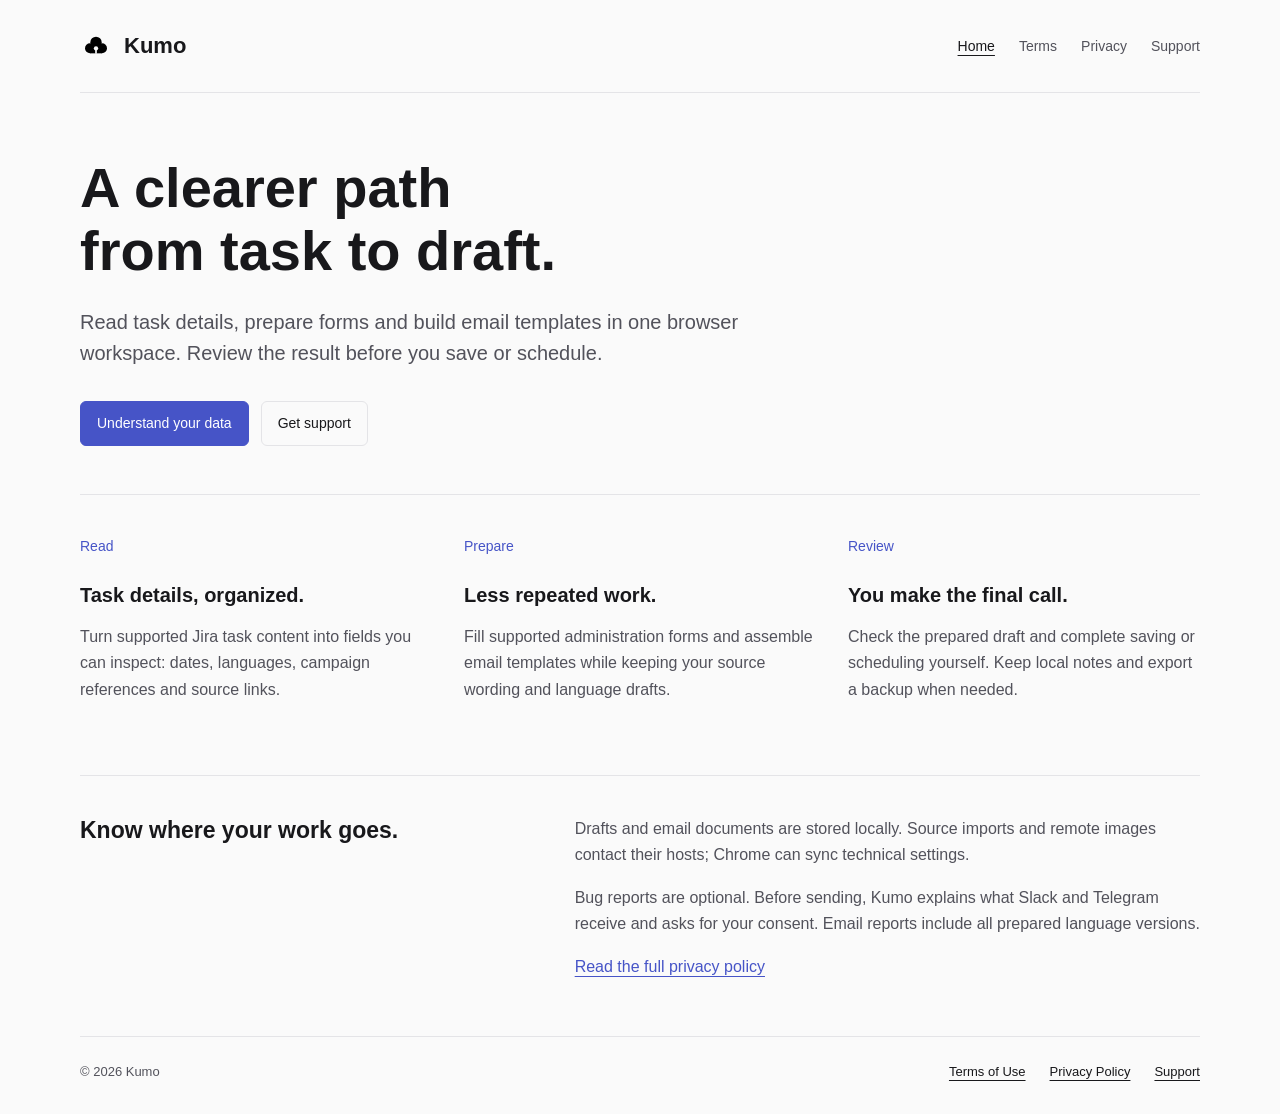
<file: index.html>
<!doctype html>
<html lang="en"><head><meta charset="utf-8"><meta name="viewport" content="width=device-width, initial-scale=1"><title>Kumo — From task to draft</title><meta name="description" content="Kumo helps organize task information, prepare forms and build email templates in your browser."><link rel="stylesheet" href="styles.css"><link rel="icon" href="kumo-mark.svg" type="image/svg+xml"></head>
<body><a class="skip" href="#content">Skip to content</a><div class="shell"><header class="nav"><a class="brand" href="./"><img src="kumo-mark.svg" width="32" height="32" alt="">Kumo</a><nav aria-label="Main navigation"><a href="./" aria-current="page">Home</a><a href="terms.html">Terms</a><a href="privacy.html">Privacy</a><a href="support.html">Support</a></nav></header><main id="content"><header class="page-heading"><h1>A clearer path<br>from task to draft.</h1><p class="lead">Read task details, prepare forms and build email templates in one browser workspace. Review the result before you save or schedule.</p><div class="actions"><a class="btn primary" href="privacy.html">Understand your data</a><a class="btn" href="support.html">Get support</a></div></header><section class="workflow" aria-label="Kumo workflow"><div><span>Read</span><h2>Task details, organized.</h2><p>Turn supported Jira task content into fields you can inspect: dates, languages, campaign references and source links.</p></div><div><span>Prepare</span><h2>Less repeated work.</h2><p>Fill supported administration forms and assemble email templates while keeping your source wording and language drafts.</p></div><div><span>Review</span><h2>You make the final call.</h2><p>Check the prepared draft and complete saving or scheduling yourself. Keep local notes and export a backup when needed.</p></div></section><section class="privacy-summary"><h2>Know where your work goes.</h2><div><p>Drafts and email documents are stored locally. Source imports and remote images contact their hosts; Chrome can sync technical settings.</p><p>Bug reports are optional. Before sending, Kumo explains what Slack and Telegram receive and asks for your consent. Email reports include all prepared language versions.</p><a href="privacy.html">Read the full privacy policy</a></div></section></main><footer><span>© 2026 Kumo</span><a href="terms.html">Terms of Use</a><a href="privacy.html">Privacy Policy</a><a href="support.html">Support</a></footer></div></body></html>
</file>
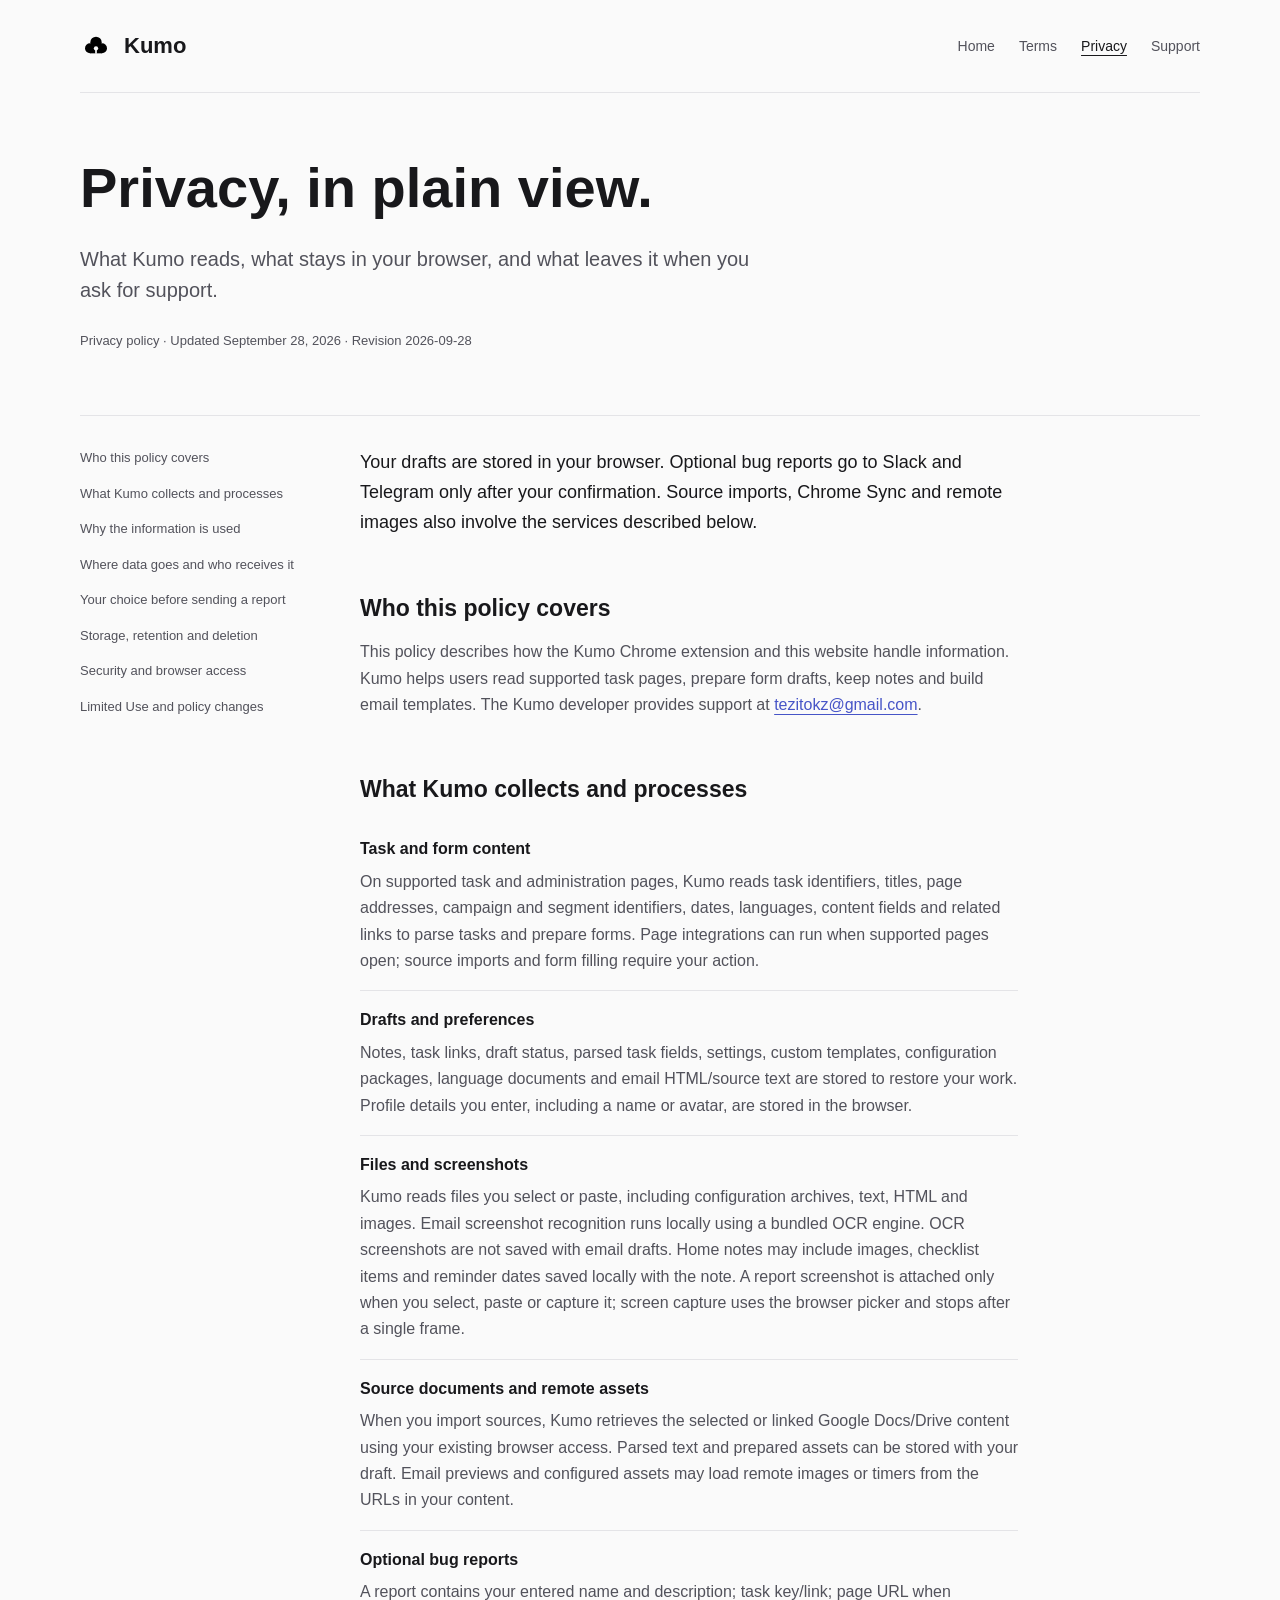
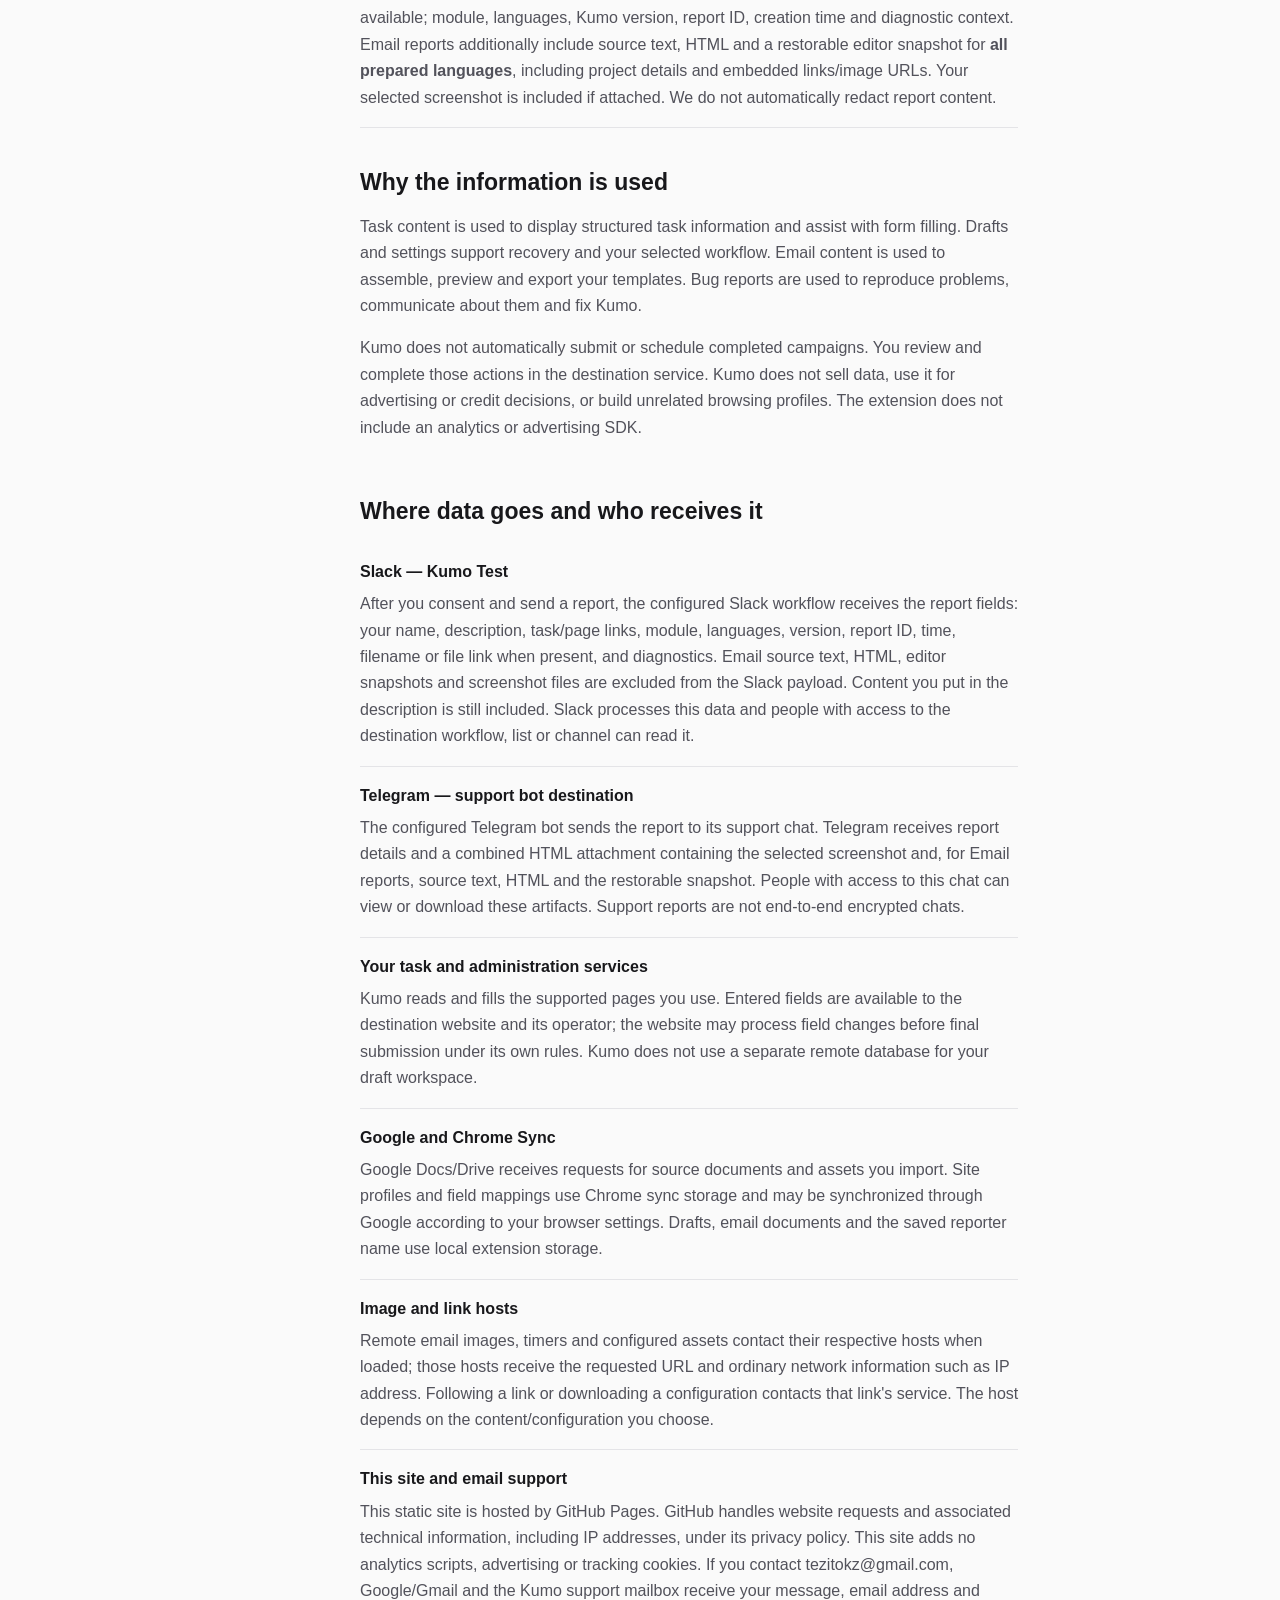
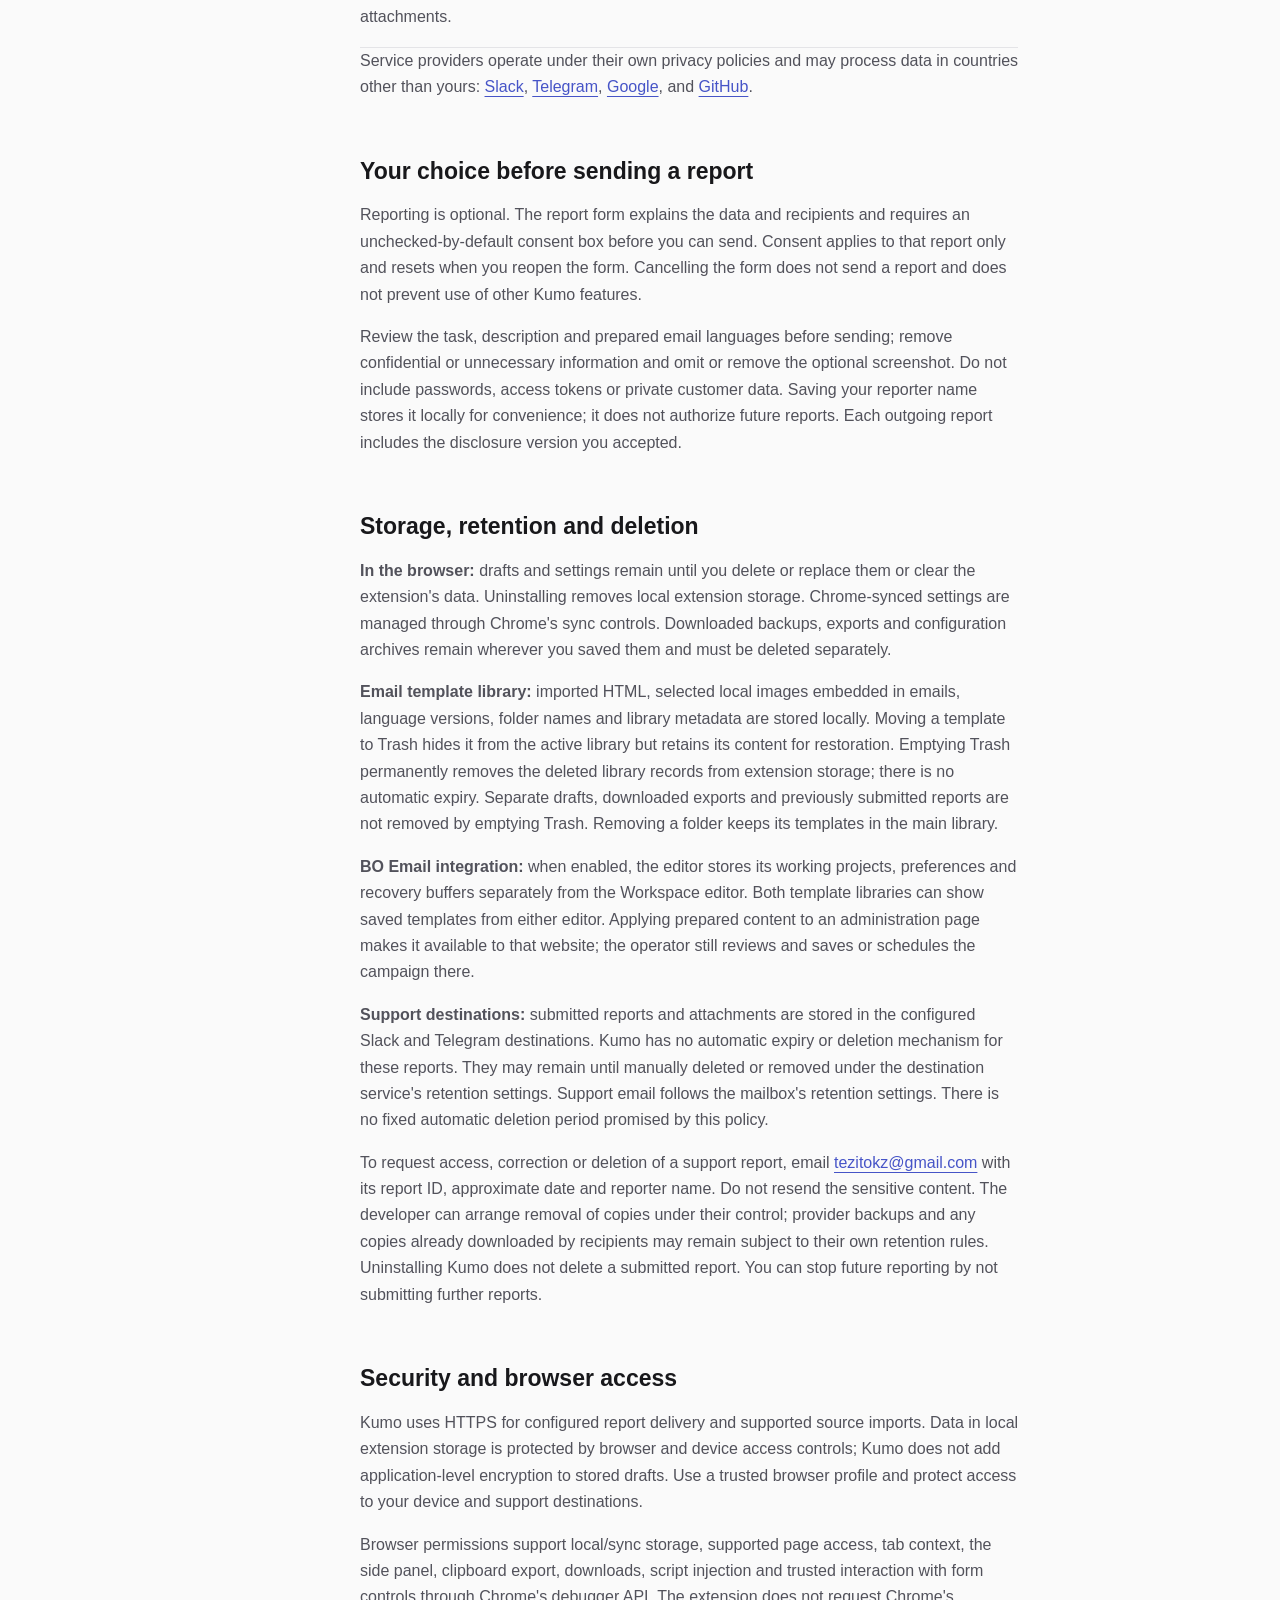
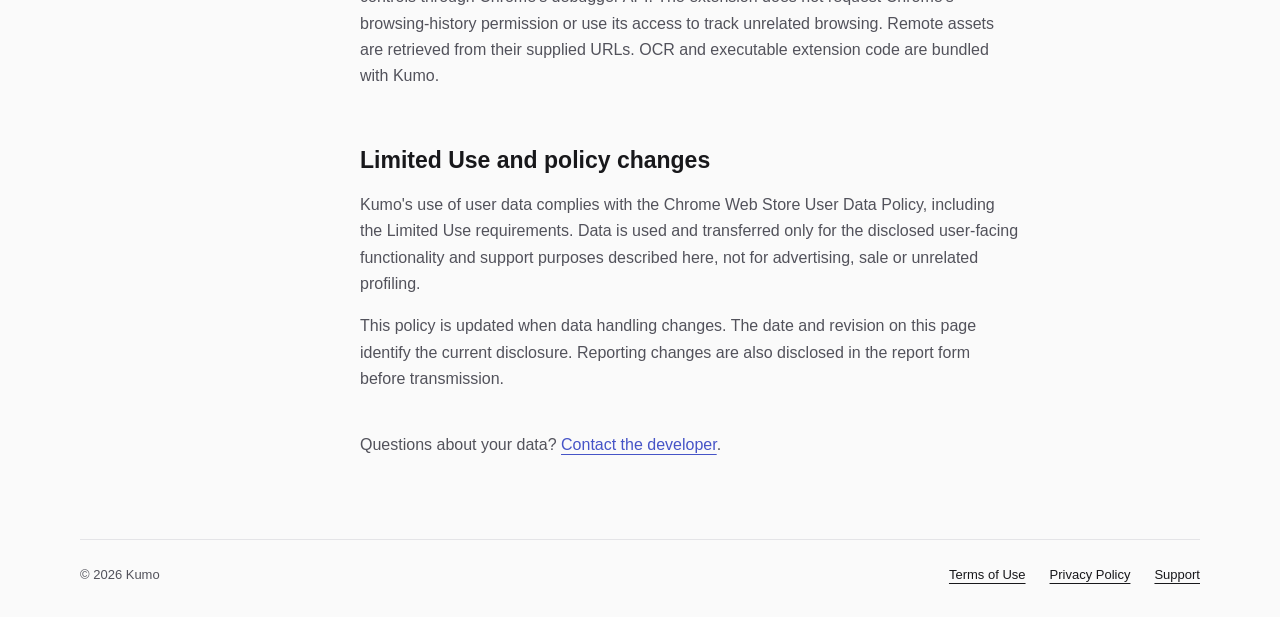
<file: privacy.html>
<!doctype html>
<html lang="en"><head><meta charset="utf-8"><meta name="viewport" content="width=device-width, initial-scale=1"><title>Kumo — Privacy policy</title><meta name="description" content="How Kumo collects, uses, stores and shares data, including optional Slack and Telegram bug reports."><link rel="stylesheet" href="styles.css"><link rel="icon" href="kumo-mark.svg" type="image/svg+xml"></head>
<body><a class="skip" href="#content">Skip to content</a><div class="shell"><header class="nav"><a class="brand" href="./"><img src="kumo-mark.svg" width="32" height="32" alt="">Kumo</a><nav aria-label="Main navigation"><a href="./">Home</a><a href="terms.html">Terms</a><a href="privacy.html" aria-current="page">Privacy</a><a href="support.html">Support</a></nav></header><main id="content"><header class="page-heading"><h1>Privacy, in plain view.</h1><p class="lead">What Kumo reads, what stays in your browser, and what leaves it when you ask for support.</p><p class="updated">Privacy policy · Updated September 28, 2026 · Revision 2026-09-28</p></header><div class="reading-layout"><nav class="contents" aria-label="Policy sections"><a href="#scope">Who this policy covers</a><a href="#collection">What Kumo collects and processes</a><a href="#use">Why the information is used</a><a href="#sharing">Where data goes and who receives it</a><a href="#consent">Your choice before sending a report</a><a href="#storage">Storage, retention and deletion</a><a href="#security">Security and browser access</a><a href="#limited-use">Limited Use and policy changes</a></nav><article class="policy"><p class="intro">Your drafts are stored in your browser. Optional bug reports go to Slack and Telegram only after your confirmation. Source imports, Chrome Sync and remote images also involve the services described below.</p><section id="scope"><h2>Who this policy covers</h2><p>This policy describes how the Kumo Chrome extension and this website handle information. Kumo helps users read supported task pages, prepare form drafts, keep notes and build email templates. The Kumo developer provides support at <a href="mailto:tezitokz@gmail.com">tezitokz@gmail.com</a>.</p></section><section id="collection"><h2>What Kumo collects and processes</h2><dl class="data-list"><div><dt>Task and form content</dt><dd>On supported task and administration pages, Kumo reads task identifiers, titles, page addresses, campaign and segment identifiers, dates, languages, content fields and related links to parse tasks and prepare forms. Page integrations can run when supported pages open; source imports and form filling require your action.</dd></div><div><dt>Drafts and preferences</dt><dd>Notes, task links, draft status, parsed task fields, settings, custom templates, configuration packages, language documents and email HTML/source text are stored to restore your work. Profile details you enter, including a name or avatar, are stored in the browser.</dd></div><div><dt>Files and screenshots</dt><dd>Kumo reads files you select or paste, including configuration archives, text, HTML and images. Email screenshot recognition runs locally using a bundled OCR engine. OCR screenshots are not saved with email drafts. Home notes may include images, checklist items and reminder dates saved locally with the note. A report screenshot is attached only when you select, paste or capture it; screen capture uses the browser picker and stops after a single frame.</dd></div><div><dt>Source documents and remote assets</dt><dd>When you import sources, Kumo retrieves the selected or linked Google Docs/Drive content using your existing browser access. Parsed text and prepared assets can be stored with your draft. Email previews and configured assets may load remote images or timers from the URLs in your content.</dd></div><div><dt>Optional bug reports</dt><dd>A report contains your entered name and description; task key/link; page URL when available; module, languages, Kumo version, report ID, creation time and diagnostic context. Email reports additionally include source text, HTML and a restorable editor snapshot for <strong>all prepared languages</strong>, including project details and embedded links/image URLs. Your selected screenshot is included if attached. We do not automatically redact report content.</dd></div></dl></section><section id="use"><h2>Why the information is used</h2><p>Task content is used to display structured task information and assist with form filling. Drafts and settings support recovery and your selected workflow. Email content is used to assemble, preview and export your templates. Bug reports are used to reproduce problems, communicate about them and fix Kumo.</p><p>Kumo does not automatically submit or schedule completed campaigns. You review and complete those actions in the destination service. Kumo does not sell data, use it for advertising or credit decisions, or build unrelated browsing profiles. The extension does not include an analytics or advertising SDK.</p></section><section id="sharing"><h2>Where data goes and who receives it</h2><dl class="data-list"><div><dt>Slack — Kumo Test</dt><dd>After you consent and send a report, the configured Slack workflow receives the report fields: your name, description, task/page links, module, languages, version, report ID, time, filename or file link when present, and diagnostics. Email source text, HTML, editor snapshots and screenshot files are excluded from the Slack payload. Content you put in the description is still included. Slack processes this data and people with access to the destination workflow, list or channel can read it.</dd></div><div><dt>Telegram — support bot destination</dt><dd>The configured Telegram bot sends the report to its support chat. Telegram receives report details and a combined HTML attachment containing the selected screenshot and, for Email reports, source text, HTML and the restorable snapshot. People with access to this chat can view or download these artifacts. Support reports are not end-to-end encrypted chats.</dd></div><div><dt>Your task and administration services</dt><dd>Kumo reads and fills the supported pages you use. Entered fields are available to the destination website and its operator; the website may process field changes before final submission under its own rules. Kumo does not use a separate remote database for your draft workspace.</dd></div><div><dt>Google and Chrome Sync</dt><dd>Google Docs/Drive receives requests for source documents and assets you import. Site profiles and field mappings use Chrome sync storage and may be synchronized through Google according to your browser settings. Drafts, email documents and the saved reporter name use local extension storage.</dd></div><div><dt>Image and link hosts</dt><dd>Remote email images, timers and configured assets contact their respective hosts when loaded; those hosts receive the requested URL and ordinary network information such as IP address. Following a link or downloading a configuration contacts that link's service. The host depends on the content/configuration you choose.</dd></div><div><dt>This site and email support</dt><dd>This static site is hosted by GitHub Pages. GitHub handles website requests and associated technical information, including IP addresses, under its privacy policy. This site adds no analytics scripts, advertising or tracking cookies. If you contact tezitokz@gmail.com, Google/Gmail and the Kumo support mailbox receive your message, email address and attachments.</dd></div></dl><p>Service providers operate under their own privacy policies and may process data in countries other than yours: <a href="https://slack.com/trust/privacy/privacy-policy">Slack</a>, <a href="https://telegram.org/privacy">Telegram</a>, <a href="https://policies.google.com/privacy">Google</a>, and <a href="https://docs.github.com/en/site-policy/privacy-policies/github-general-privacy-statement">GitHub</a>.</p></section><section id="consent"><h2>Your choice before sending a report</h2><p>Reporting is optional. The report form explains the data and recipients and requires an unchecked-by-default consent box before you can send. Consent applies to that report only and resets when you reopen the form. Cancelling the form does not send a report and does not prevent use of other Kumo features.</p><p>Review the task, description and prepared email languages before sending; remove confidential or unnecessary information and omit or remove the optional screenshot. Do not include passwords, access tokens or private customer data. Saving your reporter name stores it locally for convenience; it does not authorize future reports. Each outgoing report includes the disclosure version you accepted.</p></section><section id="storage"><h2>Storage, retention and deletion</h2><p><strong>In the browser:</strong> drafts and settings remain until you delete or replace them or clear the extension's data. Uninstalling removes local extension storage. Chrome-synced settings are managed through Chrome's sync controls. Downloaded backups, exports and configuration archives remain wherever you saved them and must be deleted separately.</p><p><strong>Email template library:</strong> imported HTML, selected local images embedded in emails, language versions, folder names and library metadata are stored locally. Moving a template to Trash hides it from the active library but retains its content for restoration. Emptying Trash permanently removes the deleted library records from extension storage; there is no automatic expiry. Separate drafts, downloaded exports and previously submitted reports are not removed by emptying Trash. Removing a folder keeps its templates in the main library.</p><p><strong>BO Email integration:</strong> when enabled, the editor stores its working projects, preferences and recovery buffers separately from the Workspace editor. Both template libraries can show saved templates from either editor. Applying prepared content to an administration page makes it available to that website; the operator still reviews and saves or schedules the campaign there.</p><p><strong>Support destinations:</strong> submitted reports and attachments are stored in the configured Slack and Telegram destinations. Kumo has no automatic expiry or deletion mechanism for these reports. They may remain until manually deleted or removed under the destination service's retention settings. Support email follows the mailbox's retention settings. There is no fixed automatic deletion period promised by this policy.</p><p>To request access, correction or deletion of a support report, email <a href="mailto:tezitokz@gmail.com?subject=Kumo%20privacy%20request">tezitokz@gmail.com</a> with its report ID, approximate date and reporter name. Do not resend the sensitive content. The developer can arrange removal of copies under their control; provider backups and any copies already downloaded by recipients may remain subject to their own retention rules. Uninstalling Kumo does not delete a submitted report. You can stop future reporting by not submitting further reports.</p></section><section id="security"><h2>Security and browser access</h2><p>Kumo uses HTTPS for configured report delivery and supported source imports. Data in local extension storage is protected by browser and device access controls; Kumo does not add application-level encryption to stored drafts. Use a trusted browser profile and protect access to your device and support destinations.</p><p>Browser permissions support local/sync storage, supported page access, tab context, the side panel, clipboard export, downloads, script injection and trusted interaction with form controls through Chrome's debugger API. The extension does not request Chrome's browsing-history permission or use its access to track unrelated browsing. Remote assets are retrieved from their supplied URLs. OCR and executable extension code are bundled with Kumo.</p></section><section id="limited-use"><h2>Limited Use and policy changes</h2><p>Kumo's use of user data complies with the Chrome Web Store User Data Policy, including the Limited Use requirements. Data is used and transferred only for the disclosed user-facing functionality and support purposes described here, not for advertising, sale or unrelated profiling.</p><p>This policy is updated when data handling changes. The date and revision on this page identify the current disclosure. Reporting changes are also disclosed in the report form before transmission.</p></section><p class="contact-line">Questions about your data? <a href="mailto:tezitokz@gmail.com">Contact the developer</a>.</p></article></div></main><footer><span>© 2026 Kumo</span><a href="terms.html">Terms of Use</a><a href="privacy.html">Privacy Policy</a><a href="support.html">Support</a></footer></div></body></html>
</file>
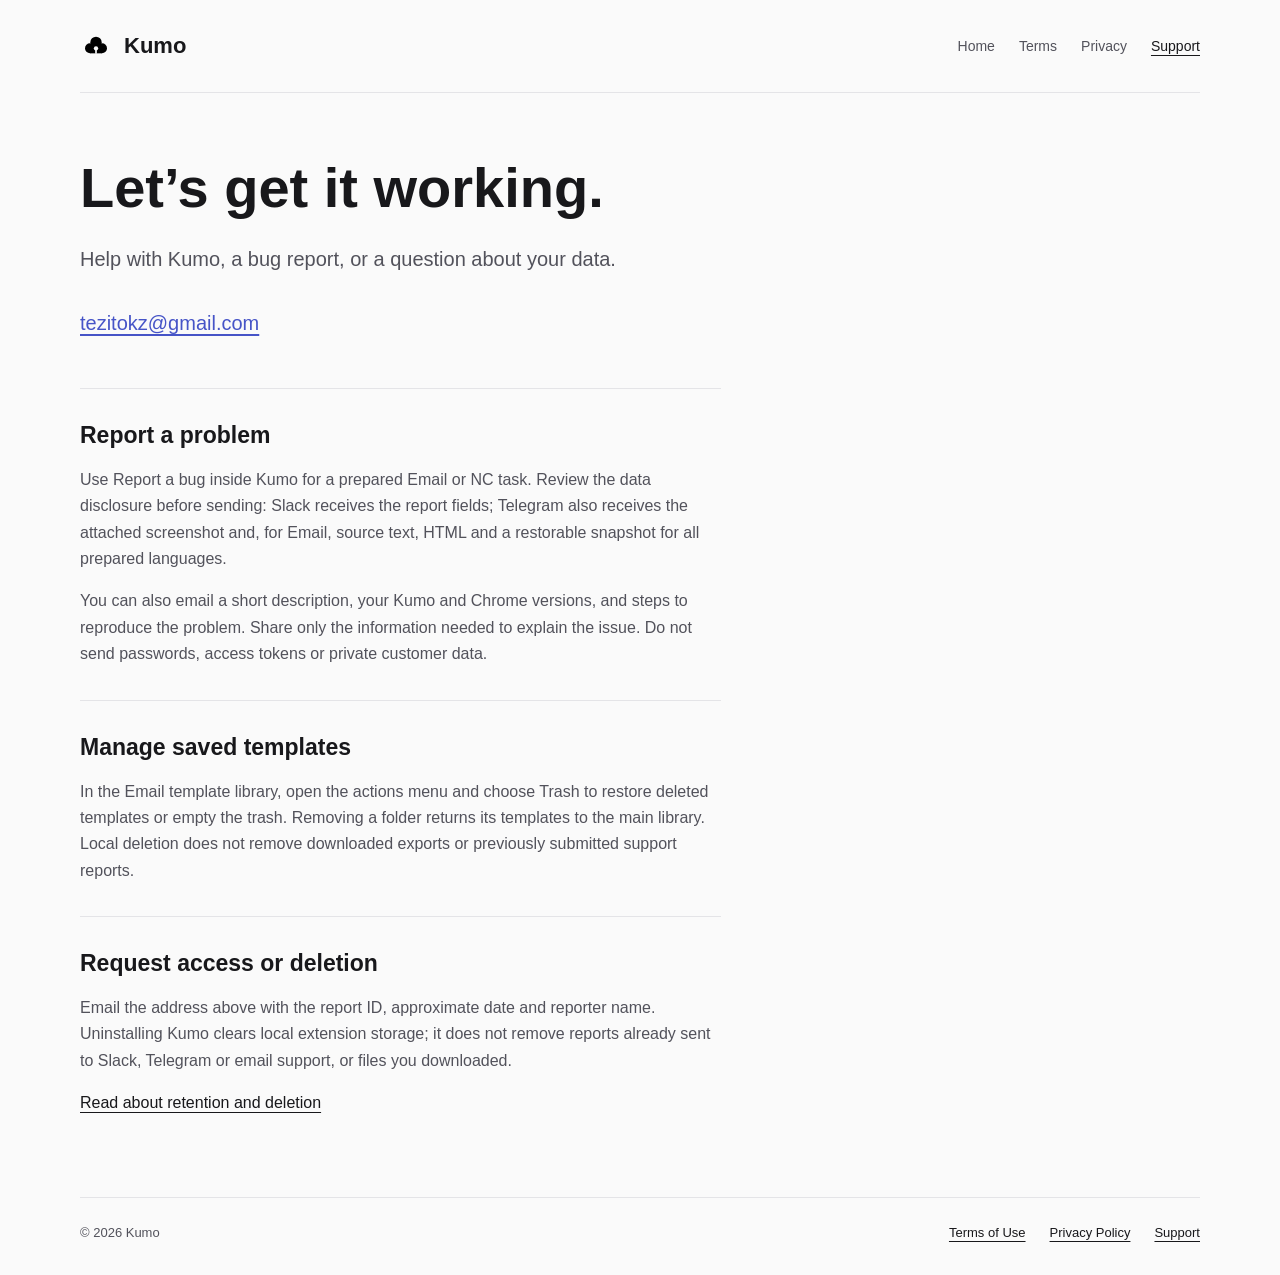
<file: support.html>
<!doctype html>
<html lang="en"><head><meta charset="utf-8"><meta name="viewport" content="width=device-width, initial-scale=1"><title>Kumo — Support</title><meta name="description" content="Contact Kumo for technical support and privacy requests."><link rel="stylesheet" href="styles.css"><link rel="icon" href="kumo-mark.svg" type="image/svg+xml"></head>
<body><a class="skip" href="#content">Skip to content</a><div class="shell"><header class="nav"><a class="brand" href="./"><img src="kumo-mark.svg" width="32" height="32" alt="">Kumo</a><nav aria-label="Main navigation"><a href="./">Home</a><a href="terms.html">Terms</a><a href="privacy.html">Privacy</a><a href="support.html" aria-current="page">Support</a></nav></header><main id="content"><header class="page-heading"><h1>Let’s get it working.</h1><p class="lead">Help with Kumo, a bug report, or a question about your data.</p><a class="email-link" href="mailto:tezitokz@gmail.com">tezitokz@gmail.com</a></header><article class="support-copy"><section><h2>Report a problem</h2><p>Use Report a bug inside Kumo for a prepared Email or NC task. Review the data disclosure before sending: Slack receives the report fields; Telegram also receives the attached screenshot and, for Email, source text, HTML and a restorable snapshot for all prepared languages.</p><p>You can also email a short description, your Kumo and Chrome versions, and steps to reproduce the problem. Share only the information needed to explain the issue. Do not send passwords, access tokens or private customer data.</p></section><section><h2>Manage saved templates</h2><p>In the Email template library, open the actions menu and choose Trash to restore deleted templates or empty the trash. Removing a folder returns its templates to the main library. Local deletion does not remove downloaded exports or previously submitted support reports.</p></section><section><h2>Request access or deletion</h2><p>Email the address above with the report ID, approximate date and reporter name. Uninstalling Kumo clears local extension storage; it does not remove reports already sent to Slack, Telegram or email support, or files you downloaded.</p><a href="privacy.html#storage">Read about retention and deletion</a></section></article></main><footer><span>© 2026 Kumo</span><a href="terms.html">Terms of Use</a><a href="privacy.html">Privacy Policy</a><a href="support.html">Support</a></footer></div></body></html>
</file>
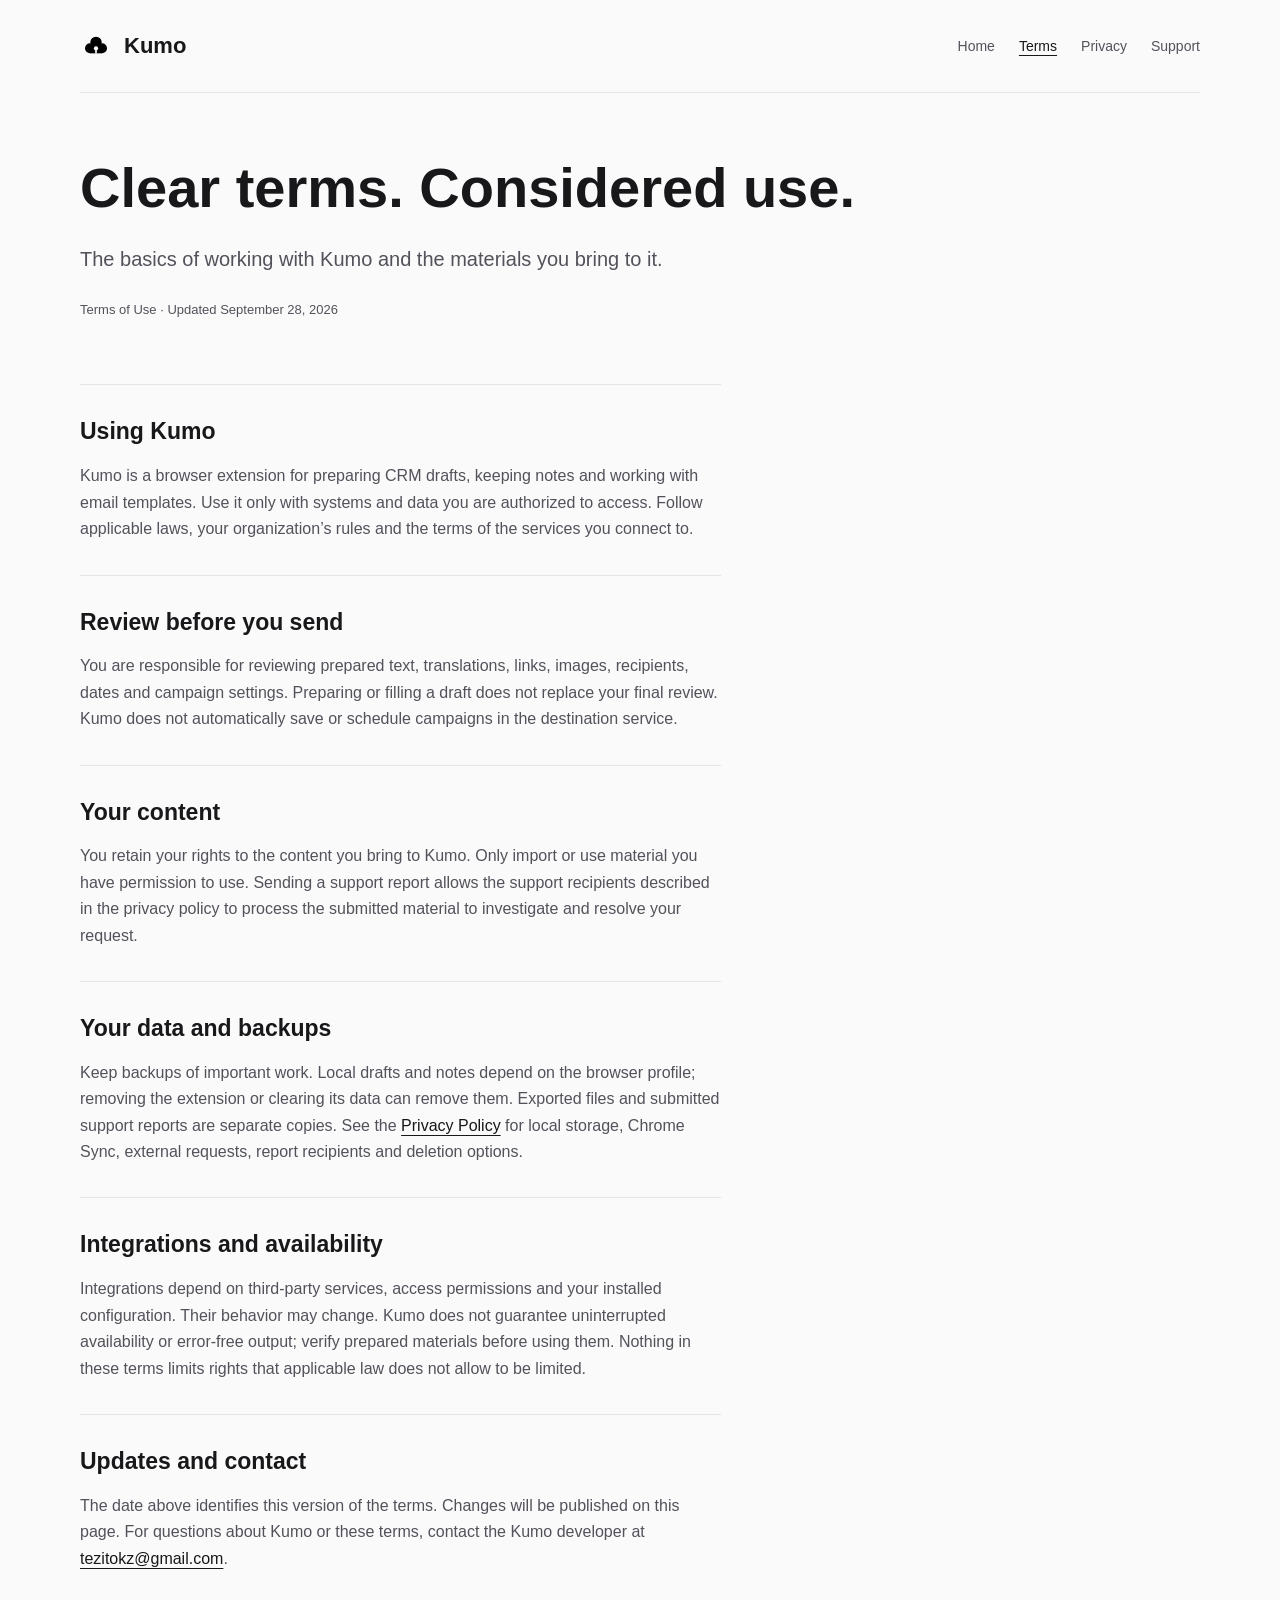
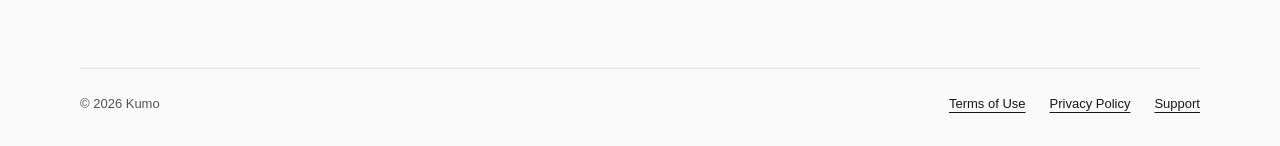
<file: terms.html>
<!doctype html>
<html lang="en">
<head><meta charset="utf-8"><meta name="viewport" content="width=device-width, initial-scale=1"><title>Kumo — Terms of Use</title><meta name="description" content="Terms for using Kumo to prepare CRM drafts and email templates."><link rel="stylesheet" href="styles.css"><link rel="icon" href="kumo-mark.svg" type="image/svg+xml"></head>
<body><a class="skip" href="#content">Skip to content</a><div class="shell">
<header class="nav"><a class="brand" href="./"><img src="kumo-mark.svg" width="32" height="32" alt="">Kumo</a><nav aria-label="Main navigation"><a href="./">Home</a><a href="terms.html" aria-current="page">Terms</a><a href="privacy.html">Privacy</a><a href="support.html">Support</a></nav></header>
<main id="content"><header class="page-heading"><h1>Clear terms. Considered use.</h1><p class="lead">The basics of working with Kumo and the materials you bring to it.</p><p class="updated">Terms of Use · Updated September 28, 2026</p></header>
<article class="support-copy">
<section><h2>Using Kumo</h2><p>Kumo is a browser extension for preparing CRM drafts, keeping notes and working with email templates. Use it only with systems and data you are authorized to access. Follow applicable laws, your organization’s rules and the terms of the services you connect to.</p></section>
<section><h2>Review before you send</h2><p>You are responsible for reviewing prepared text, translations, links, images, recipients, dates and campaign settings. Preparing or filling a draft does not replace your final review. Kumo does not automatically save or schedule campaigns in the destination service.</p></section>
<section><h2>Your content</h2><p>You retain your rights to the content you bring to Kumo. Only import or use material you have permission to use. Sending a support report allows the support recipients described in the privacy policy to process the submitted material to investigate and resolve your request.</p></section>
<section><h2>Your data and backups</h2><p>Keep backups of important work. Local drafts and notes depend on the browser profile; removing the extension or clearing its data can remove them. Exported files and submitted support reports are separate copies. See the <a href="privacy.html">Privacy Policy</a> for local storage, Chrome Sync, external requests, report recipients and deletion options.</p></section>
<section><h2>Integrations and availability</h2><p>Integrations depend on third-party services, access permissions and your installed configuration. Their behavior may change. Kumo does not guarantee uninterrupted availability or error-free output; verify prepared materials before using them. Nothing in these terms limits rights that applicable law does not allow to be limited.</p></section>
<section><h2>Updates and contact</h2><p>The date above identifies this version of the terms. Changes will be published on this page. For questions about Kumo or these terms, contact the Kumo developer at <a href="mailto:tezitokz@gmail.com">tezitokz@gmail.com</a>.</p></section>
</article></main><footer><span>© 2026 Kumo</span><a href="terms.html">Terms of Use</a><a href="privacy.html">Privacy Policy</a><a href="support.html">Support</a></footer>
</div></body></html>
</file>
<file: styles.css>
* { box-sizing:border-box; }
:root { color-scheme:light; --canvas:#fafafa; --surface:#fff; --text:#18181b; --muted:#52525b; --line:#e4e4e7; --accent:#4654c7; }
html { scroll-padding-top:24px; }
body { margin:0; background:var(--canvas); color:var(--text); font:16px/1.65 -apple-system,BlinkMacSystemFont,"Segoe UI",sans-serif; }
::selection { background:#dfe2ff; color:#18181b; }
a { color:var(--accent); text-underline-offset:4px; overflow-wrap:anywhere; }
a:hover { color:#303d9d; }
:focus-visible { outline:2px solid var(--accent); outline-offset:5px; border-radius:2px; }
.shell { width:min(1120px,calc(100% - 64px)); margin:auto; }
.nav { display:flex; align-items:center; justify-content:space-between; gap:24px; padding:28px 0; border-bottom:1px solid var(--line); }
.brand { display:flex; align-items:center; gap:12px; color:var(--text); font-size:22px; font-weight:650; text-decoration:none; }
.brand img { display:block; }
.nav nav { display:flex; gap:24px; }
.nav nav a { font-size:14px; text-decoration:none; color:var(--muted); }
.nav nav a[aria-current] { color:var(--text); text-decoration:underline; }
.skip { position:absolute; top:-100px; left:16px; padding:12px; background:var(--surface); z-index:2; }
.skip:focus { top:8px; }
.page-heading { padding:64px 0 48px; max-width:780px; }
h1 { font-size:clamp(32px,4.8vw,56px); font-weight:650; line-height:1.12; margin:0 0 24px; text-wrap:balance; }
h2 { font-size:23px; line-height:1.3; font-weight:600; margin:0 0 16px; text-wrap:balance; }
p { margin:0 0 16px; }
.lead { font-size:20px; line-height:1.55; color:var(--muted); max-width:62ch; }
.updated { font-size:13px; color:var(--muted); margin-top:24px; }
.reading-layout { display:grid; grid-template-columns:224px minmax(0,1fr); gap:56px; border-top:1px solid var(--line); padding:32px 0 64px; }
.contents { display:flex; flex-direction:column; gap:16px; align-self:start; position:sticky; top:24px; font-size:13px; line-height:1.5; }
.contents a { color:var(--muted); text-decoration:none; }
.contents a:hover { color:var(--accent); text-decoration:underline; }
.policy { max-width:74ch; min-width:0; }
.policy section { padding-top:40px; }
.policy p,.data-list dd,.support-copy p { color:var(--muted); }
.policy .intro { color:var(--text); font-size:18px; }
.data-list { margin:0; }
.data-list>div { padding:16px 0; border-bottom:1px solid var(--line); }
.data-list dt { font-weight:600; margin-bottom:6px; }
.data-list dd { margin:0; }
.contact-line { margin-top:40px; }
.actions { display:flex; gap:12px; flex-wrap:wrap; margin-top:32px; }
.btn { padding:10px 16px; min-height:44px; border:1px solid var(--line); border-radius:6px; text-decoration:none; color:var(--text); font-size:14px; }
.btn.primary { background:var(--accent); color:#fff; border-color:var(--accent); }
.btn:hover { background:#eeeeff; color:#303d9d; }
.btn.primary:hover { background:#303d9d; color:#fff; }
.workflow { border-top:1px solid var(--line); display:grid; grid-template-columns:repeat(3,minmax(0,1fr)); gap:32px; padding:40px 0 56px; }
.workflow span { display:block; font-size:14px; color:var(--accent); margin-bottom:24px; }
.workflow h2 { font-size:20px; }
.workflow p { color:var(--muted); }
.privacy-summary { display:grid; grid-template-columns:1fr 1.4fr; gap:48px; padding:40px 0 56px; border-top:1px solid var(--line); }
.privacy-summary p { color:var(--muted); }
.email-link { display:inline-block; font-size:20px; margin-top:16px; }
.support-copy { max-width:72ch; padding-bottom:64px; }
.support-copy section { border-top:1px solid var(--line); padding:32px 0 16px; }
footer { border-top:1px solid var(--line); padding:24px 0 32px; display:flex; gap:24px; flex-wrap:wrap; color:var(--muted); font-size:13px; }
footer span { margin-right:auto; }
@media(max-width:800px) { .reading-layout { grid-template-columns:1fr; gap:32px; } .contents { position:static; display:grid; grid-template-columns:1fr 1fr; } .workflow { grid-template-columns:1fr; gap:24px; } .workflow span { margin-bottom:8px; } .privacy-summary { grid-template-columns:1fr; gap:8px; } }
@media(max-width:480px) { .shell { width:calc(100% - 32px); } .nav { gap:16px; padding:20px 0; } .nav nav { gap:16px; } .nav nav a { font-size:13px; } .brand { gap:8px; font-size:20px; } .page-heading { padding:40px 0 32px; } .lead { font-size:18px; } .contents { grid-template-columns:1fr; gap:12px; } h2 { font-size:21px; } footer { gap:12px 24px; } footer span { flex-basis:100%; } }

.support-copy a, footer a { color:var(--text);text-decoration-thickness:1px;text-underline-offset:4px; }
.support-copy a:hover, footer a:hover { color:var(--muted); }
</file>
